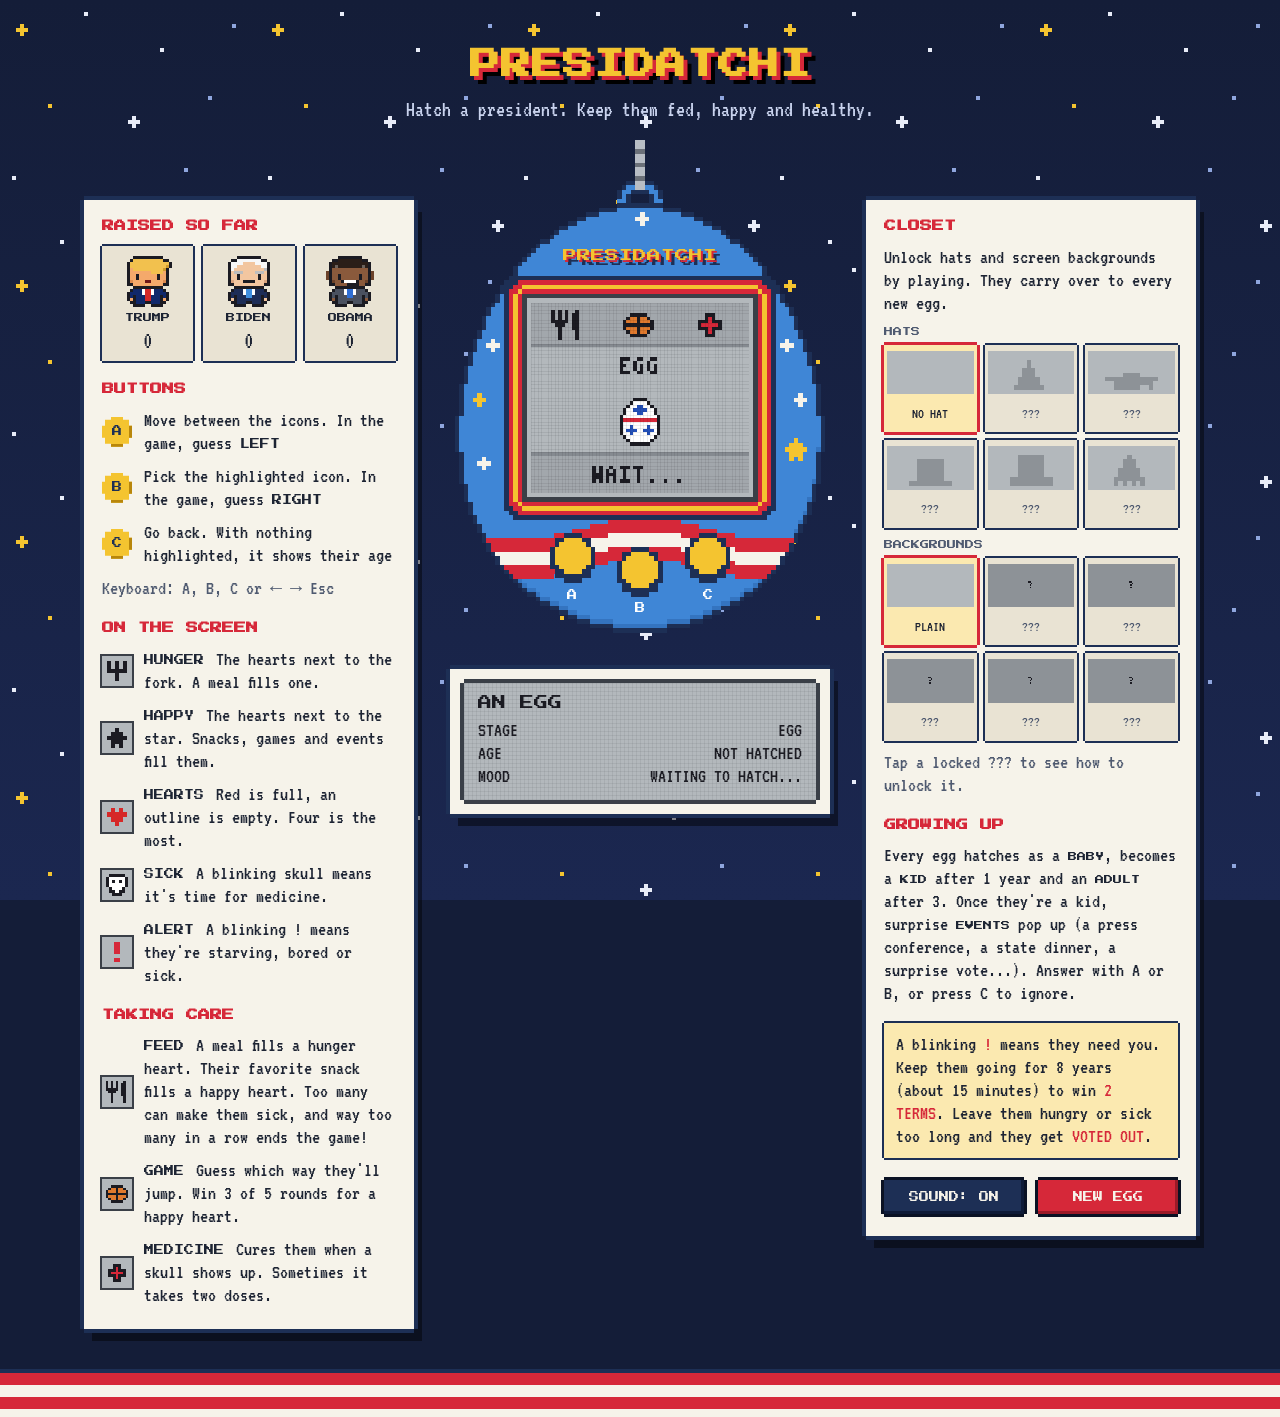
<file: game/index.html>
<!DOCTYPE html>
<html lang="en">
<head>
<meta charset="utf-8">
<meta name="viewport" content="width=device-width, initial-scale=1">
<title>Presidatchi</title>
<meta name="description" content="A pixel virtual pet. Hatch Trump, Biden or Obama and keep them fed, happy and healthy.">
<link rel="preconnect" href="https://fonts.googleapis.com">
<link rel="preconnect" href="https://fonts.gstatic.com" crossorigin>
<link href="https://fonts.googleapis.com/css2?family=Press+Start+2P&family=VT323&display=swap" rel="stylesheet">
<style>
  :root {
    --night: #141d38;
    --night-2: #1b2750;
    --ink: #1d2f55;
    --paper: #f6f3ea;
    --text: #1d2433;
    --muted: #4f5a70;
    --red: #d62839;
    --gold: #f4c430;
    --gold-dark: #b8860b;
    --lcd: #b3b8bc;
    --px: 4px;
  }

  * { box-sizing: border-box; }
  body {
    margin: 0;
    min-height: 100vh;
    color: var(--paper);
    font-family: "VT323", ui-monospace, monospace;
    font-size: 20px;
    line-height: 1.15;
    display: flex;
    flex-direction: column;
    align-items: center;
    padding: 20px 16px 0;
    background-color: var(--night);
    background-image: var(--stars), linear-gradient(to bottom, var(--night), var(--night-2));
    background-size: 256px 256px, 100% 100%;
    background-attachment: fixed;
    image-rendering: pixelated;
  }
  /* pixel stripes along the bottom of the page */
  .ground {
    width: calc(100% + 32px);
    margin-top: 40px;
    height: 48px;
    background: repeating-linear-gradient(to bottom, var(--red) 0 12px, var(--paper) 12px 24px);
    border-top: var(--px) solid var(--ink);
  }

  .wrap {
    --w: min(380px, calc(100vw - 32px));
    --u: calc(var(--w) / 336);
    width: var(--w);
    display: flex;
    flex-direction: column;
    align-items: center;
  }

  .title {
    margin: 28px 0 18px;
    font-family: "Press Start 2P", monospace;
    font-size: clamp(20px, 7vw, 30px);
    color: var(--gold);
    text-shadow: 4px 4px 0 var(--red), 8px 8px 0 #000;
    letter-spacing: 1px;
    text-align: center;
  }
  .tagline { margin: -4px 0 18px; font-size: 22px; color: #c9d3ee; text-align: center; }

  /* keychain */
  .chain {
    width: calc(var(--u) * 8);
    height: calc(var(--u) * 44);
    background: repeating-linear-gradient(to bottom, #b8bdc4 0 calc(var(--u) * 8), #6b7078 calc(var(--u) * 8) calc(var(--u) * 12));
    margin-bottom: calc(var(--u) * -12);
    position: relative;
    z-index: 2;
  }

  /* the whole device is pixel art drawn on #shell (84 x 101 cells, 4u each) */
  .device {
    position: relative;
    width: 100%;
    aspect-ratio: 84 / 101;
  }
  #shell {
    position: absolute;
    inset: 0;
    width: 100%;
    height: 100%;
  }
  canvas { display: block; image-rendering: pixelated; image-rendering: crisp-edges; }

  .logo {
    position: absolute;
    top: calc(var(--u) * 64);
    left: 0; right: 0;
    text-align: center;
    font-family: "Press Start 2P", monospace;
    font-size: calc(var(--u) * 12);
    color: var(--gold);
    text-shadow: calc(var(--u) * 2) calc(var(--u) * 2) 0 var(--red), calc(var(--u) * 4) calc(var(--u) * 4) 0 #1d2f55;
    user-select: none;
  }

  .screen {
    position: absolute;
    left: calc(var(--u) * 72);
    top: calc(var(--u) * 112);
    width: calc(var(--u) * 192);
    height: calc(var(--u) * 168);
  }
  #screen { width: 100%; height: 100%; }
  .screen::after {
    content: "";
    position: absolute;
    inset: 0;
    pointer-events: none;
    background-image:
      linear-gradient(to right, rgba(0,0,0,.07) 1px, transparent 1px),
      linear-gradient(to bottom, rgba(0,0,0,.07) 1px, transparent 1px);
    background-size: calc(100% / 64) calc(100% / 56);
  }

  .btn {
    position: absolute;
    width: calc(var(--u) * 40);
    height: calc(var(--u) * 44);
    border: none;
    padding: 0;
    cursor: pointer;
    background: var(--img) center / 100% 100% no-repeat;
    image-rendering: pixelated;
    -webkit-tap-highlight-color: transparent;
    touch-action: manipulation;
  }
  .btn:active, .btn.pressed { background-image: var(--img-down); }
  .btn:focus-visible { outline: 3px solid #fff; outline-offset: 2px; }
  .btn span {
    position: absolute;
    top: calc(100% + var(--u) * 6);
    left: 50%;
    transform: translateX(-50%);
    font-family: "Press Start 2P", monospace;
    font-size: calc(var(--u) * 9);
    color: #fff;
  }
  .btn-a { left: calc(var(--u) * 88);  top: calc(var(--u) * 316); }
  .btn-b { left: calc(var(--u) * 148); top: calc(var(--u) * 328); }
  .btn-c { left: calc(var(--u) * 208); top: calc(var(--u) * 316); }

  /* info panel: pixel boxes use box-shadow borders so the corners stay notched */
  .pbox {
    background: var(--paper);
    color: var(--text);
    box-shadow:
      0 calc(var(--px) * -1) 0 0 var(--ink), 0 var(--px) 0 0 var(--ink),
      calc(var(--px) * -1) 0 0 0 var(--ink), var(--px) 0 0 0 var(--ink),
      calc(var(--px) * 2) calc(var(--px) * 3) 0 0 rgba(0,0,0,.45);
  }
  .top { text-align: center; }

  .layout {
    display: grid;
    grid-template-columns: minmax(250px, 330px) auto minmax(250px, 330px);
    grid-template-areas: "left device right";
    align-items: start;
    justify-content: center;
    gap: 36px;
    width: 100%;
  }
  .side-left { grid-area: left; }
  .side-right { grid-area: right; }
  .layout > .wrap { grid-area: device; position: sticky; top: 16px; }
  .side { padding: 20px 18px 22px; margin-top: 60px; }

  @media (max-width: 1080px) {
    .layout {
      grid-template-columns: min(380px, 100%);
      grid-template-areas: "device" "left" "right";
      gap: 40px;
    }
    .layout > .wrap { position: static; }
    .side { margin-top: 0; }
  }

  .side h2 {
    font-family: "Press Start 2P", monospace;
    font-size: 12px;
    color: var(--red);
    margin: 22px 0 12px;
  }
  .side h2.first { margin-top: 0; }

  .status {
    background: var(--lcd);
    padding: 12px 14px;
    color: #1b1b22;
    box-shadow:
      0 calc(var(--px) * -1) 0 0 #3a3f47, 0 var(--px) 0 0 #3a3f47,
      calc(var(--px) * -1) 0 0 0 #3a3f47, var(--px) 0 0 0 #3a3f47;
    background-image:
      linear-gradient(to right, rgba(0,0,0,.06) 1px, transparent 1px),
      linear-gradient(to bottom, rgba(0,0,0,.06) 1px, transparent 1px);
    background-size: 4px 4px;
  }
  .status-card { width: 100%; margin-top: 36px; padding: 14px; }
  .status-name { font-family: "Press Start 2P", monospace; font-size: 14px; margin-bottom: 8px; }
  .status-row { display: flex; justify-content: space-between; gap: 12px; text-transform: uppercase; }

  .roster { display: grid; grid-template-columns: repeat(3, 1fr); gap: 10px; }
  .rcard {
    display: flex; flex-direction: column; align-items: center; gap: 6px;
    padding: 10px 4px 8px;
    background: #e9e3d3;
    box-shadow: 0 -2px 0 0 var(--ink), 0 2px 0 0 var(--ink), -2px 0 0 0 var(--ink), 2px 0 0 0 var(--ink);
  }
  .rcard canvas { width: 48px; height: 51px; }
  .rcard b { font-family: "Press Start 2P", monospace; font-size: 9px; font-weight: normal; }
  .rcard span { font-size: 24px; line-height: 1; }

  .list { list-style: none; margin: 0; padding: 0; display: grid; gap: 10px; }
  .list li { display: flex; gap: 12px; align-items: center; }
  .key {
    flex: none;
    width: 30px; height: 30px;
    display: grid; place-items: center;
    font-family: "Press Start 2P", monospace; font-size: 10px; color: var(--ink);
    background: var(--gold);
    clip-path: polygon(30% 0, 70% 0, 70% 10%, 90% 10%, 90% 30%, 100% 30%, 100% 70%, 90% 70%, 90% 90%, 70% 90%, 70% 100%, 30% 100%, 30% 90%, 10% 90%, 10% 70%, 0 70%, 0 30%, 10% 30%, 10% 10%, 30% 10%);
    box-shadow: inset -3px -3px 0 var(--gold-dark);
  }
  .icon {
    flex: none;
    width: 30px; height: 30px;
    padding: 1px;
    background: var(--lcd);
    box-shadow: 0 0 0 2px #3a3f47;
  }
  .list b { font-family: "Press Start 2P", monospace; font-size: 10px; font-weight: normal; margin-right: 4px; }
  .note {
    margin: 18px 0 0;
    padding: 10px 12px;
    background: #fbe9b0;
    box-shadow: 0 -2px 0 0 var(--ink), 0 2px 0 0 var(--ink), -2px 0 0 0 var(--ink), 2px 0 0 0 var(--ink);
  }
  .note em { font-style: normal; color: var(--red); }
  .muted { color: var(--muted); }
  .tag { font-family: "Press Start 2P", monospace; font-size: 9px; font-weight: normal; }

  .closet-label { font-family: "Press Start 2P", monospace; font-size: 9px; margin: 12px 0 8px; color: var(--muted); }
  .tiles { display: grid; grid-template-columns: repeat(3, 1fr); gap: 8px; }
  .tile {
    display: flex; flex-direction: column; align-items: center; justify-content: space-between; gap: 4px;
    padding: 6px 3px 4px;
    border: none;
    cursor: pointer;
    font: inherit; font-size: 15px; line-height: 1; color: var(--text);
    background: #e9e3d3;
    box-shadow: 0 -2px 0 0 var(--ink), 0 2px 0 0 var(--ink), -2px 0 0 0 var(--ink), 2px 0 0 0 var(--ink);
  }
  .tile canvas { width: 100%; aspect-ratio: 2 / 1; image-rendering: pixelated; background: var(--lcd); }
  .tile span { min-height: 2em; display: flex; align-items: center; text-align: center; }
  .tile.on { background: #fbe9b0; box-shadow: 0 -3px 0 0 var(--red), 0 3px 0 0 var(--red), -3px 0 0 0 var(--red), 3px 0 0 0 var(--red); }
  .tile.locked { color: var(--muted); }
  .tile:focus-visible { outline: 3px solid var(--gold); outline-offset: 4px; }
  .hint { margin: 10px 0 0; color: var(--muted); min-height: 1.2em; }

  .toast {
    position: fixed;
    top: 16px; left: 50%;
    transform: translate(-50%, calc(-100% - 40px));
    visibility: hidden;
    max-width: calc(100vw - 32px);
    padding: 12px 16px;
    font-family: "Press Start 2P", monospace;
    font-size: 11px;
    line-height: 1.5;
    text-align: center;
    background: #fbe9b0;
    transition: transform .25s steps(4), visibility .25s;
    z-index: 10;
  }
  .toast.show { transform: translate(-50%, 0); visibility: visible; }

  .actions { display: flex; gap: 14px; margin-top: 22px; }
  .pbtn {
    flex: 1;
    font-family: "Press Start 2P", monospace;
    font-size: 10px;
    padding: 12px 8px;
    border: none;
    cursor: pointer;
    color: var(--paper);
    background: var(--ink);
    box-shadow: 0 -3px 0 0 #0b1224, 0 3px 0 0 #0b1224, -3px 0 0 0 #0b1224, 3px 0 0 0 #0b1224, inset -3px -3px 0 #0f1b38;
  }
  .pbtn.alt { background: var(--red); box-shadow: 0 -3px 0 0 #0b1224, 0 3px 0 0 #0b1224, -3px 0 0 0 #0b1224, 3px 0 0 0 #0b1224, inset -3px -3px 0 #9c1a28; }
  .pbtn:active { transform: translateY(2px); }
  .pbtn:focus-visible { outline: 3px solid var(--gold); outline-offset: 5px; }
</style>
</head>
<body>
<header class="top">
  <h1 class="title">PRESIDATCHI</h1>
  <p class="tagline">Hatch a president. Keep them fed, happy and healthy.</p>
</header>

<main class="layout">
  <aside class="side side-left pbox">
    <h2 class="first">RAISED SO FAR</h2>
    <div class="roster">
      <div class="rcard"><canvas data-pet="trump"></canvas><b>TRUMP</b><span id="rTrump">0</span></div>
      <div class="rcard"><canvas data-pet="biden"></canvas><b>BIDEN</b><span id="rBiden">0</span></div>
      <div class="rcard"><canvas data-pet="obama"></canvas><b>OBAMA</b><span id="rObama">0</span></div>
    </div>

    <h2>BUTTONS</h2>
    <ul class="list">
      <li><span class="key">A</span><span>Move between the icons. In the game, guess <b>LEFT</b></span></li>
      <li><span class="key">B</span><span>Pick the highlighted icon. In the game, guess <b>RIGHT</b></span></li>
      <li><span class="key">C</span><span>Go back. With nothing highlighted, it shows their age</span></li>
    </ul>
    <p class="muted" style="margin:10px 0 0">Keyboard: A, B, C or &larr; &rarr; Esc</p>

    <h2>ON THE SCREEN</h2>
    <ul class="list">
      <li><canvas class="icon" data-icon="fork"></canvas><span><b>HUNGER</b> The hearts next to the fork. A meal fills one.</span></li>
      <li><canvas class="icon" data-icon="star"></canvas><span><b>HAPPY</b> The hearts next to the star. Snacks, games and events fill them.</span></li>
      <li><canvas class="icon" data-icon="heart"></canvas><span><b>HEARTS</b> Red is full, an outline is empty. Four is the most.</span></li>
      <li><canvas class="icon" data-icon="skull"></canvas><span><b>SICK</b> A blinking skull means it's time for medicine.</span></li>
      <li><canvas class="icon" data-icon="bang"></canvas><span><b>ALERT</b> A blinking ! means they're starving, bored or sick.</span></li>
    </ul>

    <h2>TAKING CARE</h2>
    <ul class="list">
      <li><canvas class="icon" data-icon="feed"></canvas><span><b>FEED</b> A meal fills a hunger heart. Their favorite snack fills a happy heart. Too many can make them sick, and way too many in a row ends the game!</span></li>
      <li><canvas class="icon" data-icon="game"></canvas><span><b>GAME</b> Guess which way they'll jump. Win 3 of 5 rounds for a happy heart.</span></li>
      <li><canvas class="icon" data-icon="med"></canvas><span><b>MEDICINE</b> Cures them when a skull shows up. Sometimes it takes two doses.</span></li>
    </ul>

  </aside>

  <div class="wrap">
  <div class="chain" aria-hidden="true"></div>

  <div class="device">
    <canvas id="shell" width="84" height="101" aria-hidden="true"></canvas>
    <div class="logo">PRESIDATCHI</div>
    <div class="screen"><canvas id="screen" width="64" height="56" aria-label="Game screen"></canvas></div>
    <button class="btn btn-a" data-btn="A" aria-label="A: select"><span>A</span></button>
    <button class="btn btn-b" data-btn="B" aria-label="B: confirm"><span>B</span></button>
    <button class="btn btn-c" data-btn="C" aria-label="C: cancel"><span>C</span></button>
  </div>

  <div class="status-card pbox">
      <div class="status">
        <div class="status-name" id="petName">AN EGG</div>
        <div class="status-row"><span>Stage</span><span id="petStage">Egg</span></div>
        <div class="status-row"><span>Age</span><span id="petAge">Not hatched</span></div>
        <div class="status-row"><span>Mood</span><span id="petMood">Waiting to hatch...</span></div>
      </div>
  </div>

  </div>

  <aside class="side side-right pbox">
    <h2 class="first">CLOSET</h2>
    <p style="margin:0 0 10px">Unlock hats and screen backgrounds by playing. They carry over to every new egg.</p>
    <div class="closet-label">HATS</div>
    <div class="tiles" id="hatTiles"></div>
    <div class="closet-label">BACKGROUNDS</div>
    <div class="tiles" id="bgTiles"></div>
    <p class="hint" id="closetHint">Tap a locked ??? to see how to unlock it.</p>


    <h2>GROWING UP</h2>
    <p style="margin:0">Every egg hatches as a <b class="tag">BABY</b>, becomes a <b class="tag">KID</b> after 1 year and an <b class="tag">ADULT</b> after 3. Once they're a kid, surprise <b class="tag">EVENTS</b> pop up (a press conference, a state dinner, a surprise vote...). Answer with A or B, or press C to ignore.</p>

    <p class="note">A blinking <em>!</em> means they need you. Keep them going for 8 years (about 15 minutes) to win <em>2 TERMS</em>. Leave them hungry or sick too long and they get <em>VOTED OUT</em>.</p>

    <div class="actions">
      <button id="muteBtn" class="pbtn" type="button">SOUND: ON</button>
      <button id="resetBtn" class="pbtn alt" type="button">NEW EGG</button>
    </div>
  </aside>
</main>
<div class="toast pbox" id="toast" role="status" aria-live="polite"></div>
<div class="ground" aria-hidden="true"></div>

<script>
(() => {
  'use strict';

  const W = 64, H = 56;
  const cv = document.getElementById('screen');
  let ctx = cv.getContext('2d');   // swapped briefly to paint closet previews

  // ---------- colors ----------
  const LCD = '#b3b8bc', BAR = '#a2a7ac', DIM = '#858a90', INK = '#1b1b22';

  // ---------- sprites ----------
  const COMMON = { k: INK, w: '#ffffff', m: '#6e1616', y: '#e0a33e', L: '#57a639', n: '#7a4526', p: '#f28cb8', c: '#5fd0e6', r: '#d62839', o: '#e07a2e', b: '#2350b8', R: '#d62828' };

  const PETS = {
    trump: {
      name: 'TRUMP', snack: 'BURGER', cheer: 'TREMENDOUS!', food: 'burger',
      quotes: ['COVFEFE', "YOU'RE FIRED!", 'WRONG!', 'A VERY STABLE GENIUS', 'TREMENDOUS!'],
      pal: { h: '#f2c14e', H: '#cf9a2e', s: '#f4a96b', S: '#dd8a4f', b: '#10286b', r: '#d62828' },
      rows: [
        '...kkkkkkkkkk...',
        '..khhhhhhhhhhkk.',
        '.khhhhhhhhhhhhhk',
        '.khhhhhhhhhhhhHk',
        '.kshhhhhhhhhhHk.',
        '.kssssssshhhhsk.',
        '.kssksssssskssk.',
        '.kssksssssskssk.',
        '.kSssssmmssssSk.',
        '.kksssssssssskk.',
        '...kkkkkkkkkk...',
        '..kbbbwrrwbbbk..',
        '.kbbbbwrrwbbbbk.',
        '.kbkbbbrrbbbkbk.',
        '.kskbbbrrbbbksk.',
        '..kkbbbkkbbbkk..',
        '...kkkk..kkkk...',
      ],
    },
    biden: {
      name: 'BIDEN', snack: 'ICE CREAM', cheer: 'NO MALARKEY!', food: 'icecream',
      quotes: ['MALARKEY!', "C'MON, MAN!", "HERE'S THE DEAL", 'WILL YOU SHUT UP, MAN?', 'NOT A JOKE!'],
      pal: { h: '#f7f7f7', H: '#bdbdbd', s: '#f2c6a0', S: '#d9a47f', b: '#1d2d57', t: '#3f8fe0' },
      rows: [
        '....kkkkkkkk....',
        '..kkhhhhhhhhkk..',
        '.khhhhsssshhhhk.',
        '.khhsssssssshhk.',
        '.khssssssssssHk.',
        '.ksHHHssssHHHsk.',
        '.kssksssssskssk.',
        '.kssksssssskssk.',
        '.kSssskkkksssSk.',
        '.kksssssssssskk.',
        '...kkkkkkkkkk...',
        '..kbbbwttwbbbk..',
        '.kbbbbwttwbbbbk.',
        '.kbkbbbttbbbkbk.',
        '.kskbbbbbbbbksk.',
        '..kkbbbkkbbbkk..',
        '...kkkk..kkkk...',
      ],
    },
    obama: {
      name: 'OBAMA', snack: 'PIE', cheer: 'YES WE CAN!', food: 'pie',
      quotes: ['OBAMA OUT', 'THANKS, OBAMA', 'LET ME BE CLEAR', 'FIRED UP! READY TO GO!', 'YES WE CAN!'],
      pal: { h: '#2a1e18', H: '#6b625c', s: '#8a5a3c', S: '#6c4229', b: '#4a5160', t: '#2f6fd6' },
      rows: [
        '....kkkkkkkk....',
        '..kkhhhhhhhhkk..',
        '.khhhhhhhhhhhhk.',
        '.khHhhhhhhhhHhk.',
        '.kssssssssssssk.',
        'SksssssssssssskS',
        'SksskssssssksskS',
        'SksskssssssksskS',
        '.kSsskwwwwkssSk.',
        '.kksssskkkksskk.',
        '...kkkkkkkkkk...',
        '..kbbbwttwbbbk..',
        '.kbbbbwttwbbbbk.',
        '.kbkbbbttbbbkbk.',
        '.kskbbbbbbbbksk.',
        '..kkbbbkkbbbkk..',
        '...kkkk..kkkk...',
      ],
    },
  };

  const ART = {
    egg: [
      '....kkkk....',
      '...kwwwwk...',
      '..kwwbbwwk..',
      '.kwwbbbbwwk.',
      '.kwwwbbwwwk.',
      'kwwwwwwwwwwk',
      'krrrrrrrrrrk',
      'kwwwwwwwwwwk',
      'kwwbwwwwbwwk',
      'kwbbbwwbbbwk',
      'kwwbwwwwbwwk',
      '.kwwwwwwwwk.',
      '..kwwwwwwk..',
      '...kkkkkk...',
    ],
    feed: [
      'k.k.k..k.',
      'k.k.k.kk.',
      'k.k.k.kk.',
      'kkkkk.kk.',
      '.kkk..kk.',
      '..k...kk.',
      '..k....k.',
      '..k....k.',
      '..k....k.',
    ],
    game: [
      '.........',
      '..kkkkk..',
      '.kookook.',
      'koookoook',
      'kkkkkkkkk',
      'koookoook',
      '.kookook.',
      '..kkkkk..',
      '.........',
    ],
    med: [
      '.........',
      '...kkk...',
      '...krk...',
      '.kkkrkkk.',
      '.krrrrrk.',
      '.kkkrkkk.',
      '...krk...',
      '...kkk...',
      '.........',
    ],
    meal: [
      '..kkkk..',
      '.kwwwwk.',
      'kwwwwwwk',
      'kkkkkkkk',
      'krrrrrrk',
      '.krrrrk.',
      '..kkkk..',
    ],
    burger: [
      '..kkkk..',
      '.kyyyyk.',
      'kyyyyyyk',
      'LLLLLLLL',
      'knnnnnnk',
      'kyyyyyyk',
      '.kkkkkk.',
    ],
    icecream: [
      '.kkkk.',
      'kppppk',
      'kpwppk',
      'kkkkkk',
      'kyyyyk',
      '.kyyk.',
      '.kyyk.',
      '..kk..',
    ],
    pie: [
      '..kkkk..',
      '.kyyyyk.',
      'kyRyRyyk',
      'kkkkkkkk',
      'kyyyyyyk',
      '.kkkkkk.',
    ],
    syringe: [
      'k..kkkkkk...',
      'kkkcccccckkk',
      'k..kkkkkk...',
    ],
    skull: [
      '.kkkkk.',
      'kwwwwwk',
      'kwkwkwk',
      'kwwwwwk',
      '.kwwwk.',
      '.kkwkk.',
      '..kkk..',
    ],
    heart: ['.R.R.', 'RRRRR', '.RRR.', '..R..'],
    heartEmpty: ['.k.k.', 'k.k.k', '.k.k.', '..k..'],
    fork: ['k.k.k', 'k.k.k', 'kkkkk', '..k..', '..k..'],
    star: ['..k..', '.kkk.', 'kkkkk', '.kkk.', '.k.k.'],
    flag: [
      'kbbbrrrr',
      'kbwbwwww',
      'kbbbrrrr',
      'kwwwwwww',
      'krrrrrrr',
      'k.......',
      'k.......',
      'k.......',
    ],
    drop: ['.c', 'cc', 'cc'],
    bang: ['.r.', '.r.', '.r.', '...', '.r.'],
  };

  function compile(rows, pal) {
    const w = rows[0].length;
    const px = [];
    rows.forEach((row, y) => {
      if (row.length !== w) console.warn('sprite row width mismatch', row);
      for (let x = 0; x < row.length; x++) {
        const ch = row[x];
        if (ch === '.') continue;
        const col = (pal && pal[ch]) || COMMON[ch];
        if (col) px.push([x, y, col]);
      }
    });
    return { w, h: rows.length, px };
  }
  const SP = {};
  for (const k in ART) SP[k] = compile(ART[k]);
  // baby template, colored with each president's hair, skin and tie
  const BABY = [
    '...hhh....',
    '..kkkkkk..',
    '.kssssssk.',
    'kssssssssk',
    'kskssssksk',
    'kssssssssk',
    'kSsskkssSk',
    '.kssssssk.',
    '..kttttk..',
    '.kttttttk.',
    '..kk..kk..',
  ];
  for (const k in PETS) {
    const p = PETS[k];
    const pal = { t: p.pal.r, ...p.pal };
    p.adult = Object.assign(compile(p.rows, pal), { mouth: [6, 8], top: 0, cx: 8 });
    // kid: same head, shorter body
    p.kid = Object.assign(compile([...p.rows.slice(0, 11), p.rows[12], p.rows[15], p.rows[16]], pal), { mouth: [6, 8], top: 0, cx: 8 });
    p.baby = Object.assign(compile(BABY, pal), { mouth: [3, 6], top: 1, cx: 5 });
    p.sprite = p.adult;
  }

  // ---------- hats and backgrounds (unlocked by playing, kept across eggs) ----------
  const HATS = {
    none: { label: 'NO HAT' },
    party: { label: 'PARTY HAT', hint: 'Win the Left or Right game 5 times', test: st => st.gameWins >= 5,
      rows: ['...c...', '...a...', '..aba..', '..aaa..', '.aabaa.', '.aaaaa.', 'abaaaba'], pal: { a: '#e8508a', b: '#f4c430', c: '#f4c430' } },
    grad: { label: 'GRAD CAP', hint: 'Raise a president all the way to adult', test: st => st.grown >= 1,
      rows: ['....kkkk....', 'kkkkkkkkkkkk', '..kkkkkkkky.', '..kkkkkk..y.'], pal: { y: '#f4c430' } },
    top: { label: 'TOP HAT', hint: 'Finish two terms', test: st => st.terms >= 1,
      rows: ['..kkkkkk..', '..kkkkkk..', '..kkkkkk..', '..krrrrk..', '..kkkkkk..', 'kkkkkkkkkk'], pal: { r: '#d62839' } },
    sam: { label: 'UNCLE SAM', hint: 'Finish two terms with all three presidents', test: st => Object.keys(st.termsBy).length >= 3,
      rows: ['..kkkkkk..', '..kwrwrk..', '..kwrwrk..', '..kwrwrk..', '..kbbybk..', 'kbbbbbbbbk', 'kkkkkkkkkk'], pal: { w: '#f6f3ea', r: '#d62839', b: '#2350b8', y: '#ffffff' } },
    cone: { label: 'CONE HAT', secret: true, hint: 'Spoil a president with way too many snacks', test: st => st.snackCrash >= 1,
      rows: ['...k...', '..kyk..', '..kyk..', '.kyyyk.', '.kyyyk.', 'kpppppk', 'p.p.p.p'], pal: { y: '#e0a33e', p: '#f28cb8' } },
  };
  for (const k in HATS) if (HATS[k].rows) HATS[k].sp = compile(HATS[k].rows, HATS[k].pal);

  const BGS = {
    plain: { label: 'PLAIN' },
    stars: { label: 'NIGHT SKY', hint: 'Answer 3 random events', test: st => st.events >= 3 },
    flag: { label: 'FLAG', hint: 'Finish two terms', test: st => st.terms >= 1 },
    house: { label: 'WHITE HOUSE', hint: 'Finish two terms 3 times', test: st => st.terms >= 3 },
    fireworks: { label: 'FIREWORKS', hint: 'Finish two terms with all three presidents', test: st => Object.keys(st.termsBy).length >= 3 },
    icecream: { label: 'ICE CREAM', secret: true, hint: 'Spoil a president with way too many snacks', test: st => st.snackCrash >= 1 },
  };
  const HOUSE = compile([
    '.........kkkk.........',
    '......kkkwwwwkkk......',
    '....kkwwwwwwwwwwkk....',
    'kkkkkkkkkkkkkkkkkkkkkk',
    'kwwwwwwwwwwwwwwwwwwwwk',
    'kwgwgwwkwkwkwkwwgwgwwk',
    'kwwwwwwkwkwkwkwwwwwwwk',
    'kwgwgwwkwkwkwkwwgwgwwk',
    'kwwwwwwkwkwkwkwwwwwwwk',
    'kkkkkkkkkkkkkkkkkkkkkk',
  ], { k: '#7b828c', w: '#eceae4', g: '#8b95a5' });

  // draws into the play area (y 13-44)
  function drawBackground(id, now) {
    if (id === 'stars') {
      ctx.fillStyle = '#f6f8fb';
      [[6, 16], [17, 21], [29, 15], [40, 20], [51, 27], [9, 31], [22, 29], [45, 34], [35, 25], [58, 37], [4, 40]].forEach(([x, y], i) => {
        if (i % 3 === 0) { ctx.fillRect(x - 1, y, 3, 1); ctx.fillRect(x, y - 1, 1, 3); } else ctx.fillRect(x, y, 1, 1);
      });
      ctx.fillStyle = '#f7e7a1';
      ctx.fillRect(54, 15, 3, 1); ctx.fillRect(53, 16, 2, 3); ctx.fillRect(54, 19, 3, 1);
    } else if (id === 'flag') {
      ctx.fillStyle = '#5b6068'; ctx.fillRect(4, 14, 1, 30);
      const t = Math.floor(now / 300);
      for (let x = 0; x < 16; x++) {
        const dy = Math.round(Math.sin((x + t) / 2.5));
        for (let y = 0; y < 9; y++) {
          const canton = x < 7 && y < 5;
          const star = canton && x > 0 && x < 6 && y > 0 && y < 4 && (x + y) % 2 === 0;
          ctx.fillStyle = star ? '#f6f3ea' : canton ? '#3d5a99' : y % 2 === 0 ? '#c0394a' : '#f6f3ea';
          ctx.fillRect(5 + x, 15 + y + dy, 1, 1);
        }
      }
    } else if (id === 'house') {
      draw(HOUSE, 21, 34);
      ctx.fillStyle = '#5b6068'; ctx.fillRect(31, 28, 1, 6);
      ctx.fillStyle = '#c0394a'; ctx.fillRect(32, 28, 3, 2);
    } else if (id === 'icecream') {
      // melting drips from the top, sprinkles, and a couple of cones
      for (let x = 0; x < 64; x++) {
        const len = 1 + ((x * 37 + 11) % 7 === 0 ? 4 : (x * 13) % 3);
        ctx.fillStyle = '#f7b6d2'; ctx.fillRect(x, 13, 1, len);
      }
      const sprinkles = ['#d62839', '#2350b8', '#f4c430', '#57a639', '#ffffff'];
      [[8, 22], [19, 28], [33, 21], [47, 26], [57, 20], [26, 35], [12, 38], [52, 36], [40, 31]].forEach(([x, y], i) => {
        ctx.fillStyle = sprinkles[i % sprinkles.length]; ctx.fillRect(x, y, 2, 1);
      });
      draw(SP.icecream, 3, 35);
      draw(SP.icecream, 55, 35);
    } else if (id === 'fireworks') {
      const cols = ['#d62839', '#2350b8', '#f4c430', '#ffffff'];
      for (let i = 0; i < 3; i++) {
        const per = 1800, tt = now + i * 600, cyc = Math.floor(tt / per), t = (tt % per) / per;
        if (t > 0.85) continue;
        const h = (cyc * 7919 + i * 104729) % 1000;
        const cx = 8 + (h % 48), cy = 17 + ((h >> 3) % 10), r = 1 + Math.floor(t * 6);
        ctx.fillStyle = cols[(cyc + i) % 4];
        [[1, 0], [-1, 0], [0, 1], [0, -1], [.7, .7], [-.7, .7], [.7, -.7], [-.7, -.7]]
          .forEach(([dx, dy]) => ctx.fillRect(Math.round(cx + dx * r), Math.round(cy + dy * r), 1, 1));
      }
    }
  }

  function draw(sp, x, y, flip = false, override) {
    for (const [px, py, col] of sp.px) {
      ctx.fillStyle = override || col;
      ctx.fillRect(flip ? x + sp.w - 1 - px : x + px, y + py, 1, 1);
    }
  }

  // ---------- 3x5 pixel font ----------
  const FONT = {
    A: '010101111101101', B: '110101110101110', C: '011100100100011', D: '110101101101110',
    E: '111100110100111', F: '111100110100100', G: '011100101101011', H: '101101111101101',
    I: '111010010010111', J: '001001001101010', K: '101101110101101', L: '100100100100111',
    M: '101111111101101', N: '110101101101101', O: '010101101101010', P: '110101110100100',
    Q: '010101101110011', R: '110101110101101', S: '011100010001110', T: '111010010010010',
    U: '101101101101111', V: '101101101101010', W: '101101111111101', X: '101101010101101',
    Y: '101101010010010', Z: '111001010100111',
    0: '111101101101111', 1: '010110010010111', 2: '110001010100111', 3: '110001010001110',
    4: '101101111001001', 5: '111100110001110', 6: '011100111101111', 7: '111001010010010',
    8: '111101111101111', 9: '111101111001110',
    '!': '010010010000010', '?': '110001010000010', '.': '000000000000010', ':': '000010000010000',
    '-': '000000111000000', ' ': '000000000000000', '/': '001001010100100', "'": '010010000000000',
    '>': '100010001010100', ',': '000000000010100', '<': '001010100010001',
  };
  const textW = s => s.length * 4 - 1;
  function text(s, x, y, col = INK) {
    ctx.fillStyle = col;
    for (let i = 0; i < s.length; i++) {
      const g = FONT[s[i]] || FONT['?'];
      for (let j = 0; j < 15; j++) if (g[j] === '1') ctx.fillRect(x + i * 4 + (j % 3), y + ((j / 3) | 0), 1, 1);
    }
  }
  const ctext = (s, y, col) => text(s, ((W - textW(s)) / 2) | 0, y, col);
  function wrap(s, max = 15) {
    const lines = [];
    let cur = '';
    for (const word of s.split(' ')) {
      if (cur && (cur + ' ' + word).length > max) { lines.push(cur); cur = word; }
      else cur = cur ? cur + ' ' + word : word;
    }
    if (cur) lines.push(cur);
    return lines;
  }

  // ---------- random events ----------
  const chance = p => Math.random() < p;
  const EVENTS = [
    { title: ['PRESS', 'CONFERENCE!'], a: 'ANSWER', b: 'NO COMMENT',
      pick: ch => ch === 'A'
        ? (chance(0.6) ? { happy: 1, msg: ['GREAT ANSWER!'], pose: 'happy' } : { happy: -1, msg: ['TOUGH', 'QUESTION...'], pose: 'sad' })
        : { msg: ['NO COMMENT.'], pose: 'shake' } },
    { title: ['STATE DINNER!'], a: 'EAT IT ALL', b: 'SMALL BITE',
      pick: ch => ch === 'A' ? { hunger: 2, snacks: 2, msg: ['SO FULL...'], pose: 'happy' } : { hunger: 1, msg: ['DELICIOUS!'], pose: 'happy' } },
    { title: ['A BABY WANTS', 'A KISS!'], a: 'KISS BABY', b: 'JUST WAVE',
      pick: ch => ch === 'A' ? { happy: 1, msg: ['SO CUTE!'], pose: 'happy' } : { msg: ['WAVES HI!'], pose: 'normal' } },
    { title: ['SURPRISE', 'VOTE!'], a: 'VOTE YES', b: 'VOTE NO',
      pick: () => chance(0.5) ? { happy: 1, msg: ['BILL PASSED!'], pose: 'happy' } : { happy: -1, msg: ['BILL FAILED'], pose: 'sad' } },
    { title: ['RAINY PARADE!'], a: 'UMBRELLA', b: 'DANCE IN IT',
      pick: ch => ch === 'A' ? { msg: ['STAYED DRY'], pose: 'normal' }
        : chance(0.6) ? { happy: 2, msg: ['SO FUN!'], pose: 'happy' } : { sick: true, msg: ['ACHOO!', 'CAUGHT A COLD'], pose: 'sad' } },
    { title: ['TURKEY', 'PARDON DAY!'], a: 'PARDON IT', b: 'EAT IT',
      pick: ch => ch === 'A' ? { happy: 1, msg: ['GOBBLE GOBBLE!'], pose: 'happy' } : { hunger: 1, msg: ['UM... YUM?'], pose: 'shake' } },
    { title: ['PUPPY AT THE', 'WHITE HOUSE!'], a: 'PET IT', b: 'KEEP WORKING',
      pick: ch => ch === 'A' ? { happy: 2, msg: ['GOOD BOY!'], pose: 'happy' } : { msg: ['BACK TO WORK'], pose: 'normal' } },
  ];

  // ---------- timing ----------
  const MIN = 60e3;
  const T = {
    HUNGER: 80e3,         // lose a hunger heart
    HAPPY: 70e3,          // lose a happy heart
    YEAR: 112.5e3,        // one year of age: 8 years = 15 minutes
    TERMS: 8,             // years to finish two terms
    SICK_OUT: 4 * MIN,    // untreated sickness ends the run
    STARVE_OUT: 5 * MIN,  // empty hunger ends the run
    SICK_CHECK: 30e3,     // how often sickness can strike
    EGG: 12e3,
    SNACK_DECAY: MIN,
    SNACK_CRASH: 6,       // this many snacks in a short stretch ends the run
    CATCHUP_MAX: 20 * MIN,
  };

  // ---------- state ----------
  const KEY = 'presidatchi-v1';
  function freshEgg(prev) {
    return {
      phase: 'egg', who: null, eggT: 0, age: 0, stage: null,
      hunger: 4, happy: 4, sick: false, doses: 0,
      sickFor: 0, starveFor: 0, hungerT: 0, happyT: 0,
      snacks: 0, snackT: 0, sickRoll: 0, end: null,
      last: Date.now(),
      raised: (prev && prev.raised) || { trump: 0, biden: 0, obama: 0 },
      muted: !!(prev && prev.muted),
      stats: prev && prev.stats, unlocked: prev && prev.unlocked,
      hat: prev && prev.hat, bg: prev && prev.bg,
    };
  }
  function fillDefaults(st) {
    st.stats = Object.assign({ gameWins: 0, grown: 0, terms: 0, termsBy: {}, events: 0, snackCrash: 0 }, st.stats);
    st.unlocked = st.unlocked || [];
    st.hat = st.hat || 'none';
    st.bg = st.bg || 'plain';
    return st;
  }
  let S;
  try { S = JSON.parse(localStorage.getItem(KEY)); } catch (e) { S = null; }
  if (!S || typeof S !== 'object' || !S.phase) S = freshEgg();
  fillDefaults(S);
  function save() { try { localStorage.setItem(KEY, JSON.stringify(S)); } catch (e) {} }

  const ui = {
    mode: 'main', sel: -1, feedSel: 0, t0: 0, msg: null, game: null,
    petX: 24, target: 24, flip: false, moveT: 0, needPrev: false,
    quote: null, quoteT: 0, nextQuote: performance.now() + 8000,
    event: null, nextEvent: performance.now() + 40000, pendingGrow: false,
  };

  // ---------- sound ----------
  let actx = null;
  function tone(f, d = 0.05, delay = 0) {
    if (S.muted) return;
    try {
      actx = actx || new (window.AudioContext || window.webkitAudioContext)();
      const o = actx.createOscillator(), g = actx.createGain();
      o.type = 'square'; o.frequency.value = f; g.gain.value = 0.035;
      o.connect(g).connect(actx.destination);
      const t = actx.currentTime + delay;
      o.start(t); o.stop(t + d);
    } catch (e) {}
  }
  const sfx = {
    click: () => tone(1900, 0.03),
    alert: () => { tone(1500, 0.08); tone(1500, 0.08, 0.14); tone(1500, 0.08, 0.28); },
    good: () => { tone(1046, 0.08); tone(1318, 0.08, 0.09); tone(1568, 0.12, 0.18); },
    bad: () => { tone(400, 0.12); tone(300, 0.18, 0.13); },
    hatch: () => { [784, 988, 1175, 1568].forEach((f, i) => tone(f, 0.1, i * 0.1)); },
  };

  // ---------- simulation ----------
  function step(dt, offline) {
    if (S.phase === 'egg') { S.eggT += dt; return; }
    if (S.phase !== 'alive') return;

    S.age += dt;
    S.hungerT += dt;
    while (S.hungerT >= T.HUNGER) { S.hungerT -= T.HUNGER; S.hunger = Math.max(0, S.hunger - 1); }
    S.happyT += dt;
    while (S.happyT >= T.HAPPY) { S.happyT -= T.HAPPY; S.happy = Math.max(0, S.happy - 1); }
    S.snackT += dt;
    while (S.snackT >= T.SNACK_DECAY) { S.snackT -= T.SNACK_DECAY; S.snacks = Math.max(0, S.snacks - 1); }

    S.starveFor = S.hunger === 0 ? S.starveFor + dt : 0;
    S.sickFor = S.sick ? S.sickFor + dt : 0;

    S.sickRoll += dt;
    while (S.sickRoll >= T.SICK_CHECK) {
      S.sickRoll -= T.SICK_CHECK;
      if (!S.sick) {
        const p = 0.02 + (S.hunger === 0 ? 0.3 : 0) + (S.happy === 0 ? 0.2 : 0) + Math.max(0, S.snacks - 2) * 0.15;
        if (Math.random() < p) { S.sick = true; S.doses = Math.random() < 0.4 ? 2 : 1; }
      }
    }

    if (offline) {
      // Time away never ends the run on its own: you always get a chance to help.
      S.starveFor = Math.min(S.starveFor, T.STARVE_OUT - MIN);
      S.sickFor = Math.min(S.sickFor, T.SICK_OUT - MIN);
    } else if (S.starveFor >= T.STARVE_OUT || S.sickFor >= T.SICK_OUT) {
      endRun('out');
    }
    if (S.age >= T.TERMS * T.YEAR) endRun('win');
  }

  function catchUp(ms) {
    ms = Math.min(ms, T.CATCHUP_MAX);
    while (ms > 0) { const d = Math.min(5000, ms); step(d, true); ms -= d; }
    if (S.phase === 'egg' && S.eggT > T.EGG - 1500) S.eggT = T.EGG - 1500;
  }

  const stageOf = age => age < T.YEAR ? 'baby' : age < 3 * T.YEAR ? 'kid' : 'adult';

  function endRun(type) {
    if (S.phase !== 'alive') return;
    S.phase = 'over'; S.end = type;
    if (type === 'win') { S.stats.terms++; S.stats.termsBy[S.who] = true; checkUnlocks(); }
    if (type === 'snack') { S.stats.snackCrash++; checkUnlocks(); }
    ui.mode = 'main'; ui.sel = -1;
    type === 'win' ? sfx.good() : sfx.bad();
    save();
  }

  function startHatch(now) {
    if (!S.who) {
      const keys = Object.keys(PETS);
      S.who = keys[(Math.random() * keys.length) | 0];
      S.raised[S.who] = (S.raised[S.who] || 0) + 1;
      save();
    }
    ui.mode = 'hatch'; ui.t0 = now;
  }

  function becomeAlive() {
    Object.assign(S, { phase: 'alive', stage: 'baby', age: 0, hunger: 4, happy: 4, sick: false, doses: 0, sickFor: 0, starveFor: 0, hungerT: 0, happyT: 0, snacks: 0, snackT: 0, sickRoll: 0 });
    save();
  }

  function newEgg() {
    S = fillDefaults(freshEgg(S));
    Object.assign(ui, { mode: 'main', sel: -1, petX: 24, target: 24, game: null, msg: null });
    save();
  }

  function showMsg(now, lines, pose = 'normal', dur = 2200) {
    ui.mode = 'msg'; ui.t0 = now; ui.msg = { lines, pose, dur };
  }

  function checkUnlocks() {
    const found = [];
    for (const [kind, items] of [['hat', HATS], ['bg', BGS]]) {
      for (const id in items) {
        const it = items[id], key = kind + ':' + id;
        if (it.test && !S.unlocked.includes(key) && it.test(S.stats)) { S.unlocked.push(key); found.push(it.label); }
      }
    }
    if (found.length) { toast('UNLOCKED: ' + found.join(' + ')); buildCloset(); save(); }
  }

  function finishEvent(now, ch) {
    ui.nextEvent = now + 60000 + Math.random() * 45000;
    if (!ch) { showMsg(now, ['IGNORED...'], 'normal', 1500); return; }
    const r = ui.event.pick(ch);
    if (r.hunger) S.hunger = Math.max(0, Math.min(4, S.hunger + r.hunger));
    if (r.happy) S.happy = Math.max(0, Math.min(4, S.happy + r.happy));
    if (r.snacks) S.snacks += r.snacks;
    if (r.sick && !S.sick) { S.sick = true; S.doses = 1; }
    S.stats.events++;
    (r.pose === 'happy' ? sfx.good : r.pose === 'sad' ? sfx.bad : sfx.click)();
    showMsg(now, r.msg, r.pose, 2400);
    checkUnlocks();
    save();
  }

  // ---------- input ----------
  function press(btn) {
    const now = performance.now();
    sfx.click();
    const pet = PETS[S.who];

    if (S.phase === 'over') { if (btn === 'B' || btn === 'A') newEgg(); return; }
    if (S.phase === 'egg' || ui.mode === 'hatch') return;

    switch (ui.mode) {
      case 'main':
        if (btn === 'A') ui.sel = (ui.sel + 1) % 3;
        else if (btn === 'C') {
          if (ui.sel >= 0) ui.sel = -1;
          else showMsg(now, [pet.name, 'AGE ' + Math.floor(S.age / T.YEAR)], 'normal', 1800);
        } else if (btn === 'B') {
          if (ui.sel === 0) { ui.mode = 'feed'; ui.feedSel = 0; }
          else if (ui.sel === 1) { ui.mode = 'game'; ui.game = { round: 1, wins: 0, state: 'ask', t0: now }; }
          else if (ui.sel === 2) {
            if (!S.sick) showMsg(now, ['NOT SICK!'], 'shake');
            else { ui.mode = 'med'; ui.t0 = now; }
          }
        }
        break;

      case 'feed':
        if (btn === 'A') ui.feedSel ^= 1;
        else if (btn === 'C') ui.mode = 'main';
        else if (btn === 'B') {
          if (ui.feedSel === 0 && S.hunger >= 4) showMsg(now, ["I'M FULL!"], 'shake');
          else { ui.mode = 'eat'; ui.t0 = now; ui.eating = ui.feedSel === 0 ? 'meal' : pet.food; }
        }
        break;

      case 'game': {
        const g = ui.game;
        if (btn === 'C') { ui.mode = 'main'; break; }
        if (g.state !== 'ask') break;
        g.guess = btn === 'A' ? -1 : 1;
        g.dir = Math.random() < 0.5 ? -1 : 1;
        g.state = 'reveal'; g.t0 = now;
        if (g.guess === g.dir) { g.wins++; tone(1568, 0.08); } else tone(500, 0.1);
        break;
      }

      case 'msg':
        ui.mode = 'main';
        break;

      case 'event':
        finishEvent(now, btn === 'C' ? null : btn);
        break;
    }
  }

  document.querySelectorAll('.btn').forEach(b => {
    b.addEventListener('click', () => press(b.dataset.btn));
  });
  const KEYMAP = { a: 'A', A: 'A', ArrowLeft: 'A', ' ': 'A', b: 'B', B: 'B', ArrowRight: 'B', Enter: 'B', c: 'C', C: 'C', Escape: 'C', Backspace: 'C' };
  document.addEventListener('keydown', e => {
    if (e.target.closest && e.target.closest('button')) return;
    const btn = KEYMAP[e.key];
    if (!btn || e.repeat) return;
    e.preventDefault();
    const el = document.querySelector(`.btn[data-btn="${btn}"]`);
    el.classList.add('pressed');
    setTimeout(() => el.classList.remove('pressed'), 90);
    press(btn);
  });

  // ---------- timed UI transitions ----------
  function updateUI(now) {
    if (S.phase === 'egg' && ui.mode !== 'hatch' && S.eggT >= T.EGG) { startHatch(now); sfx.alert(); }
    if (ui.mode === 'hatch') {
      const t = now - ui.t0;
      if (t >= 2300 && S.phase === 'egg') { becomeAlive(); sfx.hatch(); }
      if (t >= 5200) ui.mode = 'main';
    }
    if (S.phase !== 'alive') return;

    // growing up
    const stage = stageOf(S.age);
    if (S.stage !== stage) {
      const grew = !!S.stage;
      S.stage = stage;
      if (grew) {
        ui.pendingGrow = stage;
        if (stage === 'adult') { S.stats.grown++; checkUnlocks(); }
        save();
      }
    }
    if (ui.pendingGrow && ui.mode === 'main') {
      showMsg(now, ['GROWING UP!', ui.pendingGrow === 'adult' ? 'ALL GROWN UP' : 'NOW A KID'], 'happy', 2800);
      ui.pendingGrow = false;
      sfx.hatch();
    }

    if (ui.mode === 'eat' && now - ui.t0 >= 2400) {
      if (ui.eating === 'meal') { S.hunger = Math.min(4, S.hunger + 1); showMsg(now, ['YUM!'], 'happy', 1200); }
      else {
        S.happy = Math.min(4, S.happy + 1); S.snacks++;
        if (S.snacks >= T.SNACK_CRASH) { endRun('snack'); return; }
        if (S.snacks >= T.SNACK_CRASH - 2) { sfx.bad(); showMsg(now, ['TUMMY ACHE...', 'TOO MANY SNACKS'], 'sad', 1800); save(); return; }
        showMsg(now, ['YUM!'], 'happy', 1200);
      }
      sfx.good(); save();
    }
    if (ui.mode === 'med' && now - ui.t0 >= 1600) {
      S.doses = Math.max(0, S.doses - 1);
      if (S.doses === 0) { S.sick = false; S.sickFor = 0; sfx.good(); showMsg(now, ['ALL BETTER!'], 'happy'); }
      else { tone(900, 0.1); showMsg(now, ['ONE MORE', 'DOSE!'], 'normal'); }
      save();
    }
    if (ui.mode === 'game') {
      const g = ui.game;
      if (g.state === 'reveal' && now - g.t0 >= 1300) {
        if (g.round >= 5) {
          if (g.wins >= 3) { S.happy = Math.min(4, S.happy + 1); S.stats.gameWins++; checkUnlocks(); sfx.good(); showMsg(now, [PETS[S.who].cheer, 'WON ' + g.wins + '/5'], 'happy', 2600); }
          else { sfx.bad(); showMsg(now, ['TRY AGAIN', 'WON ' + g.wins + '/5'], 'sad', 2600); }
          save();
        } else { g.round++; g.state = 'ask'; g.t0 = now; }
      }
    }
    if (ui.mode === 'msg' && now - ui.t0 >= ui.msg.dur) ui.mode = 'main';
    if (ui.mode === 'event' && now - ui.t0 > 20000) finishEvent(now, null);

    // random events (not for babies)
    if (ui.mode === 'main' && !ui.quote && ui.sel < 0 && !S.sick && stage !== 'baby' && now > ui.nextEvent) {
      ui.event = EVENTS[(Math.random() * EVENTS.length) | 0];
      ui.mode = 'event'; ui.t0 = now;
      sfx.alert();
    }

    // random quotes
    if (ui.mode !== 'main') ui.quote = null;
    else if (ui.quote && now - ui.quoteT > 3500) { ui.quote = null; ui.nextQuote = now + 15000 + Math.random() * 20000; }
    else if (!ui.quote && now > ui.nextQuote && ui.sel < 0 && !S.sick) {
      const qs = stage === 'baby' ? ['GOO GOO!', 'WAAH!', 'BA BA?', 'HEE HEE!'] : PETS[S.who].quotes;
      let q;
      do q = qs[(Math.random() * qs.length) | 0]; while (qs.length > 1 && q === ui.lastQuote);
      ui.quote = wrap(q); ui.lastQuote = q; ui.quoteT = now;
      tone(1200, 0.04); tone(1500, 0.04, 0.06);
    }

    // wandering
    if (ui.mode === 'main' && !ui.quote && now - ui.moveT > 600) {
      ui.moveT = now;
      if (!S.sick) {
        if (Math.abs(ui.petX - ui.target) < 2) ui.target = 4 + Math.floor(Math.random() * 40);
        const d = Math.sign(ui.target - ui.petX) * 2;
        if (d) { ui.petX += d; ui.flip = d < 0; }
      }
    }
  }

  // ---------- rendering ----------
  const ICONS = ['feed', 'game', 'med'];
  const ICON_X = [6, 27, 48];

  function drawChrome(highlight) {
    ctx.fillStyle = LCD; ctx.fillRect(0, 0, W, H);
    ctx.fillStyle = BAR; ctx.fillRect(0, 0, W, 12); ctx.fillRect(0, 45, W, 11);
    ctx.fillStyle = DIM; ctx.fillRect(0, 12, W, 1); ctx.fillRect(0, 44, W, 1);
    ICONS.forEach((k, i) => {
      if (i === highlight) {
        ctx.fillStyle = INK; ctx.fillRect(ICON_X[i] - 2, 1, 13, 11);
        draw(SP[k], ICON_X[i], 2, false, LCD);
      } else draw(SP[k], ICON_X[i], 2);
    });
  }

  function drawHearts() {
    draw(SP.fork, 2, 48);
    for (let i = 0; i < 4; i++) draw(i < S.hunger ? SP.heart : SP.heartEmpty, 8 + i * 6, 48);
    draw(SP.star, 33, 48);
    for (let i = 0; i < 4; i++) draw(i < S.happy ? SP.heart : SP.heartEmpty, 39 + i * 6, 48);
  }

  // (x, y) is the top-left of a 16x17 box; smaller stages stand centered on its floor
  function drawPet(x, y, opts = {}) {
    const sp = PETS[S.who][stageOf(S.age)];
    const ox = x + ((16 - sp.w) >> 1), oy = y + 17 - sp.h;
    draw(sp, ox, oy, opts.flip);
    const hat = HATS[S.hat] && HATS[S.hat].sp;
    if (hat) draw(hat, ox + sp.cx - (hat.w >> 1), oy + sp.top + 2 - hat.h, opts.flip);
    if (opts.chomp) { ctx.fillStyle = INK; ctx.fillRect(ox + sp.mouth[0], oy + sp.mouth[1], 4, 2); }
    if (opts.sweat) draw(SP.drop, opts.flip ? ox : ox + sp.w - 2, oy + 2);
  }

  function frame(now) {
    // clock
    const wall = Date.now();
    const dt = wall - S.last;
    S.last = wall;
    if (dt > 5000) catchUp(dt); else if (dt > 0) step(dt, false);
    updateUI(now);

    const blink = Math.floor(now / 500) % 2 === 0;
    const bob = Math.floor(now / 500) % 2;

    if (S.phase === 'egg' || (ui.mode === 'hatch' && now - ui.t0 < 2300)) {
      drawChrome(-1);
      const hatching = ui.mode === 'hatch';
      const t = hatching ? now - ui.t0 : 0;
      const wob = hatching ? (Math.floor(now / 80) % 2 ? 1 : -1) : (Math.floor(now / 400) % 4 === 0 ? 1 : Math.floor(now / 400) % 4 === 2 ? -1 : 0);
      const ex = 26 + wob, ey = 28;
      draw(SP.egg, ex, ey);
      if (hatching && t > 600) { ctx.fillStyle = INK; [[2,5],[3,6],[4,5],[5,6],[6,5]].forEach(([cx, cy]) => ctx.fillRect(ex + cx, ey + cy, 1, 1)); }
      if (hatching && t > 1200) { ctx.fillStyle = INK; [[7,6],[8,5],[9,6],[1,4],[10,4]].forEach(([cx, cy]) => ctx.fillRect(ex + cx, ey + cy, 1, 1)); }
      if (hatching && t > 1800) { ctx.fillStyle = '#fffbe0'; ctx.fillRect(0, 13, W, 31); }
      ctext(hatching ? 'HATCHING!' : 'EGG', 16);
      ctx.fillStyle = BAR; ctx.fillRect(0, 45, W, 11);
      ctext(hatching ? '!!!' : 'WAIT...', 48);
    } else if (S.phase === 'over') {
      drawChrome(-1);
      const win = S.end === 'win', crash = S.end === 'snack';
      drawBackground(S.bg, now);
      ctext(win ? '2 TERMS!' : crash ? 'SUGAR CRASH!' : 'VOTED OUT', 15, win ? '#10286b' : '#6e1616');
      if (crash) draw(SP[PETS[S.who].food], 46, 34);
      if (win) draw(SP.flag, 8, 28);
      drawPet(24, 26 + (win ? bob : 1), { sweat: !win });
      if (win && blink) { draw(SP.heart, 44, 24); draw(SP.heart, 50, 30); }
      ctx.fillStyle = BAR; ctx.fillRect(0, 45, W, 11);
      ctext('B: NEW EGG', 48);
    } else {
      const pet = PETS[S.who];
      const need = S.hunger === 0 || S.happy === 0 || S.sick;

      switch (ui.mode) {
        case 'hatch': {
          drawChrome(-1);
          ctext("IT'S BABY " + pet.name + '!', 16);
          drawPet(24, 26 - (Math.floor(now / 250) % 2) * 2);
          if (blink) { draw(SP.heart, 10, 24); draw(SP.heart, 49, 22); }
          drawHearts();
          break;
        }
        case 'feed': {
          drawChrome(0);
          const items = [['MEAL', 'meal'], [pet.snack, pet.food]];
          items.forEach(([label, spr], i) => {
            const y = 17 + i * 13;
            if (ui.feedSel === i) text('>', 3, y);
            text(label, 9, y);
            draw(SP[spr], 55 - SP[spr].w / 2 | 0, y - 2);
          });
          drawHearts();
          break;
        }
        case 'eat': {
          drawChrome(0);
          drawBackground(S.bg, now);
          const t = now - ui.t0;
          const fs = SP[ui.eating];
          const cut = Math.min(3, Math.floor(t / 700)) / 3;
          ctx.save();
          ctx.beginPath(); ctx.rect(0, 30 + fs.h * cut, W, 20); ctx.clip();
          draw(fs, 12, 30);
          ctx.restore();
          drawPet(30, 27, { flip: true, chomp: Math.floor(t / 200) % 2 === 0 });
          drawHearts();
          break;
        }
        case 'med': {
          drawChrome(2);
          drawBackground(S.bg, now);
          const t = now - ui.t0;
          const sx = Math.min(22, 2 + Math.floor(t / 60));
          draw(SP.syringe, sx, 34);
          drawPet(34, 27, { sweat: true });
          drawHearts();
          break;
        }
        case 'game': {
          drawChrome(1);
          const g = ui.game;
          if (g.state === 'ask') {
            ctext('LEFT OR RIGHT?', 15);
            drawPet(24, 27 + bob);
          } else {
            const ok = g.guess === g.dir;
            ctext(ok ? 'YES!' : 'NOPE', 15, ok ? '#10286b' : '#6e1616');
            drawPet(g.dir < 0 ? 4 : 44, 27, { flip: g.dir < 0, sweat: !ok });
            if (ok && blink) draw(SP.heart, g.dir < 0 ? 22 : 38, 22);
          }
          ctx.fillStyle = BAR; ctx.fillRect(0, 45, W, 11);
          ctext('ROUND ' + g.round + '/5 W' + g.wins, 48);
          break;
        }
        case 'msg': {
          drawChrome(ui.sel);
          const m = ui.msg;
          const px = m.lines.length > 1 ? 24 : 24;
          const py = m.lines.length > 1 ? 28 : 27;
          if (m.pose === 'shake') drawPet(px + (Math.floor(now / 120) % 2 ? 1 : -1), py, { flip: Math.floor(now / 240) % 2 === 0 });
          else if (m.pose === 'happy') { drawPet(px, py - (Math.floor(now / 200) % 2) * 2); if (blink) { draw(SP.heart, 8, 26); draw(SP.heart, 51, 30); } }
          else if (m.pose === 'sad') drawPet(px, py, { sweat: true });
          else drawPet(px, py + bob);
          // text goes on top so tall hats never cover it
          m.lines.forEach((l, i) => {
            const y = 15 + i * 7;
            ctx.fillStyle = LCD; ctx.fillRect(((W - textW(l)) >> 1) - 1, y - 1, textW(l) + 2, 7);
            ctext(l, y, i === 0 && m.pose === 'happy' ? '#10286b' : INK);
          });
          drawHearts();
          break;
        }
        case 'event': {
          drawChrome(-1);
          const ev = ui.event;
          ev.title.forEach((l, i) => ctext(l, 15 + i * 6, '#10286b'));
          text('A:' + ev.a, 3, 29);
          text('B:' + ev.b, 3, 36);
          if (blink) text('!', 58, 15, '#6e1616');
          ctx.fillStyle = BAR; ctx.fillRect(0, 45, W, 11);
          ctext('C: IGNORE', 48);
          break;
        }
        default: {
          drawChrome(ui.sel);
          drawBackground(S.bg, now);
          const x = ui.petX;
          drawPet(x, 27 + (S.sick ? 0 : bob), { flip: ui.flip, sweat: S.sick || S.hunger === 0 });
          if (S.sick && blink) draw(SP.skull, x < 30 ? x + 18 : x - 9, 18);
          if (need && blink) text('!', 58, 15, '#6e1616');
          if (ui.quote) {
            const lines = ui.quote;
            const bw = Math.max(...lines.map(textW)) + 4, bh = lines.length * 6 + 1;
            const bx = Math.max(1, Math.min(W - bw - 1, x + 8 - (bw >> 1))), by = 26 - bh;
            ctx.fillStyle = '#fffdf2'; ctx.fillRect(bx, by, bw, bh);
            ctx.fillStyle = INK;
            ctx.fillRect(bx, by - 1, bw, 1); ctx.fillRect(bx, by + bh, bw, 1);
            ctx.fillRect(bx - 1, by, 1, bh); ctx.fillRect(bx + bw, by, 1, bh);
            ctx.fillStyle = '#fffdf2'; ctx.fillRect(x + 7, by + bh, 2, 1);
            lines.forEach((l, i) => text(l, bx + 2 + ((bw - 4 - textW(l)) >> 1), by + 1 + i * 6));
          }
          drawHearts();
        }
      }

      if (need && !ui.needPrev) sfx.alert();
      ui.needPrev = need;
    }

    requestAnimationFrame(frame);
  }

  const $ = id => document.getElementById(id);

  // ---------- pixel-art shell ----------
  function paintShell() {
    const sc = document.getElementById('shell').getContext('2d');
    const SW = 84, OY = 6;                 // egg starts 6 cells down, below the key loop
    const C = { line: '#1d2f55', blue: '#3f86d6', rim: '#3474c0', red: '#d62839', white: '#f6f3ea', gold: '#f4c430', lcdLine: '#3a3f47' };
    const put = (x, y, c) => { sc.fillStyle = c; sc.fillRect(x, y, 1, 1); };

    // egg mask: slightly narrower at the top
    const inEgg = (x, y) => {
      if (y < 0 || y > 94) return false;
      const t = (y + 0.5 - 47.5) / 47.5;
      const hw = 40.5 * Math.sqrt(Math.max(0, 1 - t * t)) * (1 + 0.08 * t);
      return Math.abs(x + 0.5 - SW / 2) <= hw;
    };

    // key loop
    for (let y = 0; y < 8; y++) for (let x = 36; x < 48; x++) {
      const d = Math.hypot(x + 0.5 - 42, y + 0.5 - 6);
      if (d <= 5.5 && d >= 2.5) put(x, y, d > 4.6 || d < 3.4 ? C.line : C.blue);
    }

    for (let y = 0; y < 95; y++) for (let x = 0; x < SW; x++) {
      if (!inEgg(x, y)) continue;
      const edge = !inEgg(x - 1, y) || !inEgg(x + 1, y) || !inEgg(x, y - 1) || !inEgg(x, y + 1);
      let c = C.blue;
      if (!inEgg(x + 1, y + 1) || !inEgg(x, y + 2)) c = C.rim;
      const wave = 72 + Math.round(2.5 * Math.sin(x / 9));
      const k = y - wave;
      if (k >= 0 && k < 9) c = k < 3 || k >= 6 ? C.red : C.white;
      put(x, y + OY, edge ? C.line : c);
    }

    // stars
    const BIG = ['..#..', '.###.', '#####', '.###.', '.#.#.'];
    const SMALL = ['.#.', '###', '.#.'];
    [[8, 30, SMALL, C.white], [73, 30, SMALL, C.white], [5, 42, SMALL, C.gold], [76, 42, SMALL, C.white],
     [41, 2, SMALL, C.white], [6, 56, SMALL, C.white], [74, 52, BIG, C.gold]].forEach(([sx, sy, art, col]) => {
      art.forEach((row, j) => [...row].forEach((ch, i) => { if (ch === '#') put(sx + i, sy + j + OY, col); }));
    });

    // screen bezel, outside in
    const box = (x0, y0, x1, y1, c, cut) => {
      for (let y = y0; y <= y1; y++) for (let x = x0; x <= x1; x++) {
        const dx = Math.min(x - x0, x1 - x), dy = Math.min(y - y0, y1 - y);
        if (dx + dy < cut) continue;
        put(x, y + OY, c);
      }
    };
    box(12, 16, 71, 69, C.line, 2);
    box(13, 17, 70, 68, C.red, 2);
    box(14, 18, 69, 67, C.gold, 2);
    box(15, 19, 68, 66, C.red, 1);
    box(16, 20, 67, 65, C.lcdLine, 0);
    box(17, 21, 66, 64, LCD, 0);
  }

  // pixel buttons: 10 x 11 cells, with a pressed variant that sits one cell lower
  function buttonImage(down) {
    const c = document.createElement('canvas');
    c.width = 10; c.height = 11;
    const g = c.getContext('2d');
    const disc = (oy, fill, line) => {
      for (let y = 0; y < 10; y++) for (let x = 0; x < 10; x++) {
        const d = Math.hypot(x + 0.5 - 5, y + 0.5 - 5);
        if (d > 5) continue;
        g.fillStyle = d > 4 ? line : fill;
        g.fillRect(x, y + oy, 1, 1);
      }
    };
    if (!down) disc(1, '#b8860b', '#1d2f55');
    disc(down ? 1 : 0, '#f4c430', '#1d2f55');
    return c.toDataURL();
  }
  document.querySelectorAll('.btn').forEach(b => {
    b.style.setProperty('--img', `url(${buttonImage(false)})`);
    b.style.setProperty('--img-down', `url(${buttonImage(true)})`);
  });
  paintShell();

  // art for the info panel, reusing the game's own sprites
  function paintInto(canvas, sp, bg) {
    canvas.width = sp.w + (bg ? 2 : 0); canvas.height = sp.h + (bg ? 2 : 0);
    const g = canvas.getContext('2d');
    const o = bg ? 1 : 0;
    for (const [x, y, col] of sp.px) { g.fillStyle = col; g.fillRect(x + o, y + o, 1, 1); }
  }
  document.querySelectorAll('canvas[data-pet]').forEach(c => paintInto(c, PETS[c.dataset.pet].sprite));
  document.querySelectorAll('canvas[data-icon]').forEach(c => paintInto(c, SP[c.dataset.icon], true));

  // closet: hat and background pickers
  function paintHatTile(c, it, unlocked) {
    c.width = 20; c.height = 10;
    if (!it.sp) return;
    const g = c.getContext('2d');
    const ox = (20 - it.sp.w) >> 1, oy = 10 - it.sp.h - 1;
    for (const [x, y, col] of it.sp.px) { g.fillStyle = unlocked ? col : '#8d9297'; g.fillRect(ox + x, oy + y, 1, 1); }
  }
  function paintBgTile(c, id, unlocked) {
    c.width = 64; c.height = 32;
    const keep = ctx;
    ctx = c.getContext('2d');
    ctx.fillStyle = LCD; ctx.fillRect(0, 0, 64, 32);
    ctx.save(); ctx.translate(0, -13); drawBackground(id, 700); ctx.restore();
    if (!unlocked) { ctx.fillStyle = '#8d9297'; ctx.fillRect(0, 0, 64, 32); text('?', 30, 13, INK); }
    ctx = keep;
  }
  function buildCloset() {
    for (const [kind, items, el] of [['hat', HATS, $('hatTiles')], ['bg', BGS, $('bgTiles')]]) {
      el.innerHTML = '';
      for (const id in items) {
        const it = items[id];
        const unlocked = !it.test || S.unlocked.includes(kind + ':' + id);
        const current = (kind === 'hat' ? S.hat : S.bg) === id;
        const b = document.createElement('button');
        b.type = 'button';
        b.className = 'tile' + (current ? ' on' : '') + (unlocked ? '' : ' locked');
        b.setAttribute('aria-pressed', current);
        const c = document.createElement('canvas');
        kind === 'hat' ? paintHatTile(c, it, unlocked) : paintBgTile(c, id, unlocked);
        const lab = document.createElement('span');
        lab.textContent = unlocked ? it.label : '???';
        b.append(c, lab);
        b.title = unlocked ? it.label : it.secret ? 'Secret' : 'Locked: ' + it.hint;
        b.addEventListener('click', () => {
          if (!unlocked) {
            $('closetHint').textContent = it.secret ? "It's a secret... maybe try spoiling them." : 'Locked. To unlock: ' + it.hint.toLowerCase() + '.';
            return;
          }
          if (kind === 'hat') S.hat = id; else S.bg = id;
          $('closetHint').textContent = it.label + (kind === 'hat' ? ' is on.' : ' background is on.');
          save(); buildCloset();
        });
        el.append(b);
      }
    }
  }
  let toastTimer = 0;
  function toast(msg) {
    const t = $('toast');
    t.textContent = msg;
    t.classList.add('show');
    clearTimeout(toastTimer);
    toastTimer = setTimeout(() => t.classList.remove('show'), 4000);
    sfx.hatch();
  }

  // pixel night sky tile for the page background
  (() => {
    const c = document.createElement('canvas');
    c.width = c.height = 64;
    const g = c.getContext('2d');
    const dots = [[5, 7], [21, 3], [40, 12], [58, 6], [12, 26], [33, 30], [52, 24], [3, 44], [26, 50], [46, 42], [60, 56], [15, 60]];
    dots.forEach(([x, y], i) => {
      g.fillStyle = i % 4 === 0 ? '#f4c430' : i % 3 === 0 ? '#8fa6de' : '#e8ecf8';
      if (i % 5 === 0) { g.fillRect(x - 1, y, 3, 1); g.fillRect(x, y - 1, 1, 3); }
      else g.fillRect(x, y, 1, 1);
    });
    document.body.style.setProperty('--stars', `url(${c.toDataURL()})`);
  })();

  // ---------- info panel ----------
  function updateInfo() {
    const pet = PETS[S.who];
    if (S.phase === 'egg') { $('petName').textContent = 'AN EGG'; $('petAge').textContent = 'Not hatched'; $('petMood').textContent = 'Waiting to hatch...'; }
    else {
      $('petName').textContent = pet.name;
      const yrs = Math.floor(S.age / T.YEAR);
      $('petAge').textContent = yrs + (yrs === 1 ? ' year' : ' years') + ' (of 8)';
      let mood;
      if (S.phase === 'over') mood = S.end === 'win' ? 'Finished two terms!' : S.end === 'snack' ? 'Sugar crash!' : 'Voted out';
      else if (S.sick) mood = 'Sick, needs medicine';
      else if (S.hunger === 0) mood = 'Starving!';
      else if (S.happy === 0) mood = 'Bored and grumpy';
      else if (S.hunger + S.happy >= 7) mood = 'Doing great';
      else mood = 'Doing okay';
      $('petMood').textContent = mood;
    }
    $('petStage').textContent = S.phase === 'egg' ? 'Egg' : { baby: 'Baby', kid: 'Kid', adult: 'Adult' }[stageOf(S.age)];
    $('rTrump').textContent = S.raised.trump || 0;
    $('rBiden').textContent = S.raised.biden || 0;
    $('rObama').textContent = S.raised.obama || 0;
    $('muteBtn').textContent = 'SOUND: ' + (S.muted ? 'OFF' : 'ON');
  }

  $('muteBtn').addEventListener('click', () => { S.muted = !S.muted; save(); updateInfo(); });
  $('resetBtn').addEventListener('click', () => {
    if (S.phase === 'alive' && !confirm('Start over with a new egg? Your current president will be lost.')) return;
    newEgg(); updateInfo();
  });

  // catch up on time spent away, then run
  { const away = Date.now() - S.last; S.last = Date.now(); if (away > 0) catchUp(away); }
  if (S.phase === 'egg' && S.who) S.eggT = T.EGG; // reload during hatch: replay it
  checkUnlocks();
  buildCloset();
  updateInfo();
  setInterval(() => { updateInfo(); save(); }, 1000);
  addEventListener('pagehide', save);
  document.addEventListener('visibilitychange', () => { if (document.hidden) save(); });
  requestAnimationFrame(frame);
})();
</script>
</body>
</html>
</file>
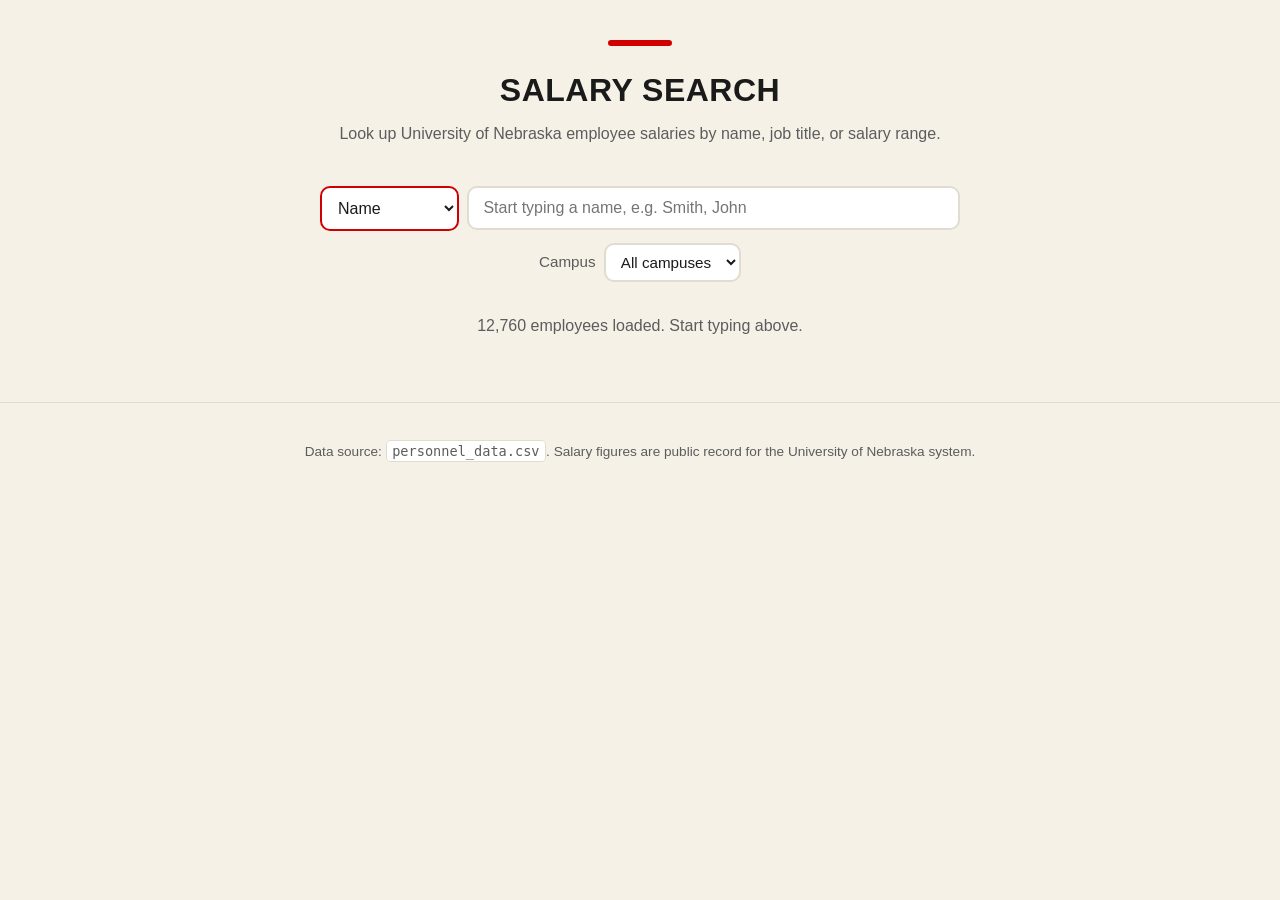
<file: salary-search/index.html>
<!DOCTYPE html>
<html lang="en">
<head>
  <meta charset="UTF-8">
  <meta name="viewport" content="width=device-width, initial-scale=1.0">
  <title>University of Nebraska Salary Search</title>
  <link rel="stylesheet" href="styles.css">
</head>
<body>
  <header class="site-header">
    <div class="bar"></div>
    <h1>Salary Search</h1>
    <p class="subtitle">Look up University of Nebraska employee salaries by name, job title, or salary range.</p>
  </header>

  <main>
    <form id="search-form" class="search-panel" autocomplete="off">
      <div class="search-row">
        <label class="visually-hidden" for="category">Search by</label>
        <select id="category" name="category">
          <option value="name">Name</option>
          <option value="title">Job title</option>
          <option value="salary">Salary range</option>
        </select>

        <div class="input-slot">
          <!-- Name -->
          <input
            type="text"
            id="input-name"
            class="search-input"
            placeholder="Start typing a name, e.g. Smith, John"
            list="names-list"
            aria-label="Employee name">
          <datalist id="names-list"></datalist>

          <!-- Title -->
          <input
            type="text"
            id="input-title"
            class="search-input"
            placeholder="Start typing a job title, e.g. Professor"
            list="titles-list"
            aria-label="Job title"
            hidden>
          <datalist id="titles-list"></datalist>

          <!-- Salary -->
          <select id="input-salary" class="search-input" aria-label="Salary range" hidden>
            <option value="">Choose a salary range&hellip;</option>
            <option value="0-50000">Under $50,000</option>
            <option value="50000-75000">$50,000 &ndash; $75,000</option>
            <option value="75000-100000">$75,000 &ndash; $100,000</option>
            <option value="100000-150000">$100,000 &ndash; $150,000</option>
            <option value="150000-250000">$150,000 &ndash; $250,000</option>
            <option value="250000-999999999">$250,000 and above</option>
          </select>
        </div>
      </div>

      <div class="filter-row">
        <label for="campus">Campus</label>
        <select id="campus" name="campus" class="filter-select">
          <option value="">All campuses</option>
        </select>
      </div>
    </form>

    <section id="results" class="results" aria-live="polite" hidden>
      <p id="results-summary" class="results-summary"></p>
      <div class="table-wrap">
        <table>
          <thead>
            <tr>
              <th scope="col">Name</th>
              <th scope="col">Job title</th>
              <th scope="col">Campus</th>
              <th scope="col">FTE</th>
              <th scope="col" class="num">Salary</th>
            </tr>
          </thead>
          <tbody id="results-body"></tbody>
        </table>
      </div>
      <p id="results-more" class="results-more" hidden></p>
    </section>

    <p id="status" class="status">Loading personnel data&hellip;</p>
  </main>

  <footer class="site-footer">
    <p>Data source: <code>personnel_data.csv</code>. Salary figures are public record for the University of Nebraska system.</p>
  </footer>

  <script src="app.js"></script>
</body>
</html>
</file>
<file: salary-search/styles.css>
:root {
  --scarlet: #d00000;
  --scarlet-dark: #a30000;
  --cream: #f5f1e7;
  --ink: #1a1a1a;
  --muted: #5c5c5c;
  --line: #e0dccf;
  --white: #ffffff;
  --radius: 10px;
}

* { box-sizing: border-box; }

body {
  margin: 0;
  font-family: "Helvetica Neue", Helvetica, Arial, sans-serif;
  color: var(--ink);
  background: var(--cream);
  line-height: 1.5;
}

.visually-hidden {
  position: absolute;
  width: 1px; height: 1px;
  padding: 0; margin: -1px;
  overflow: hidden;
  clip: rect(0 0 0 0);
  white-space: nowrap;
  border: 0;
}

/* Header */
.site-header {
  text-align: center;
  padding: 2.5rem 1rem 1.5rem;
}
.site-header .bar {
  width: 64px;
  height: 6px;
  background: var(--scarlet);
  border-radius: 3px;
  margin: 0 auto 1.25rem;
}
.site-header h1 {
  margin: 0;
  font-size: 2rem;
  letter-spacing: 0.5px;
  text-transform: uppercase;
}
.site-header .subtitle {
  margin: 0.5rem auto 0;
  max-width: 40rem;
  color: var(--muted);
}

main {
  max-width: 60rem;
  margin: 0 auto;
  padding: 0 1rem 3rem;
}

/* Search panel */
.search-panel {
  display: flex;
  flex-direction: column;
  align-items: center;
  margin: 1rem 0 2rem;
}
.search-row {
  display: flex;
  gap: 0.5rem;
  width: 100%;
  max-width: 40rem;
}
#category {
  flex: 0 0 auto;
  border: 2px solid var(--scarlet);
  border-radius: var(--radius);
  background: var(--white);
  color: var(--ink);
  font-size: 1rem;
  padding: 0.7rem 0.75rem;
  cursor: pointer;
}
.input-slot { flex: 1 1 auto; }

.filter-row {
  display: flex;
  align-items: center;
  justify-content: center;
  gap: 0.5rem;
  max-width: 40rem;
  margin: 0.75rem auto 0;
  font-size: 0.95rem;
  color: var(--muted);
}
.filter-select {
  border: 2px solid var(--line);
  border-radius: var(--radius);
  background: var(--white);
  color: var(--ink);
  font-size: 0.95rem;
  padding: 0.5rem 0.7rem;
  cursor: pointer;
}
.filter-select:focus {
  outline: none;
  border-color: var(--scarlet);
  box-shadow: 0 0 0 3px rgba(208, 0, 0, 0.15);
}
.search-input {
  width: 100%;
  font-size: 1rem;
  padding: 0.7rem 0.9rem;
  border: 2px solid var(--line);
  border-radius: var(--radius);
  background: var(--white);
  color: var(--ink);
}
.search-input:focus,
#category:focus {
  outline: none;
  border-color: var(--scarlet);
  box-shadow: 0 0 0 3px rgba(208, 0, 0, 0.15);
}

/* Results */
.results {
  background: var(--white);
  border: 1px solid var(--line);
  border-top: 4px solid var(--scarlet);
  border-radius: var(--radius);
  padding: 1.25rem;
}
.results-summary {
  margin: 0 0 0.75rem;
  font-weight: bold;
}
.table-wrap { overflow-x: auto; }
table {
  width: 100%;
  border-collapse: collapse;
  font-size: 0.95rem;
}
thead th {
  text-align: left;
  border-bottom: 2px solid var(--scarlet);
  padding: 0.5rem 0.75rem;
  white-space: nowrap;
}
tbody td {
  padding: 0.55rem 0.75rem;
  border-bottom: 1px solid var(--line);
}
tbody tr:hover { background: var(--cream); }
.num { text-align: right; }
td.num { font-variant-numeric: tabular-nums; }

.results-more {
  margin: 0.75rem 0 0;
  color: var(--muted);
  font-size: 0.9rem;
}

.status {
  text-align: center;
  color: var(--muted);
}
.status.error { color: var(--scarlet-dark); font-weight: bold; }

/* Footer */
.site-footer {
  border-top: 1px solid var(--line);
  padding: 1.5rem 1rem;
  text-align: center;
  color: var(--muted);
  font-size: 0.85rem;
}
.site-footer code {
  background: var(--white);
  border: 1px solid var(--line);
  border-radius: 4px;
  padding: 0.1rem 0.35rem;
}

@media (max-width: 32rem) {
  .search-row { flex-direction: column; }
  #category { width: 100%; }
}
</file>
